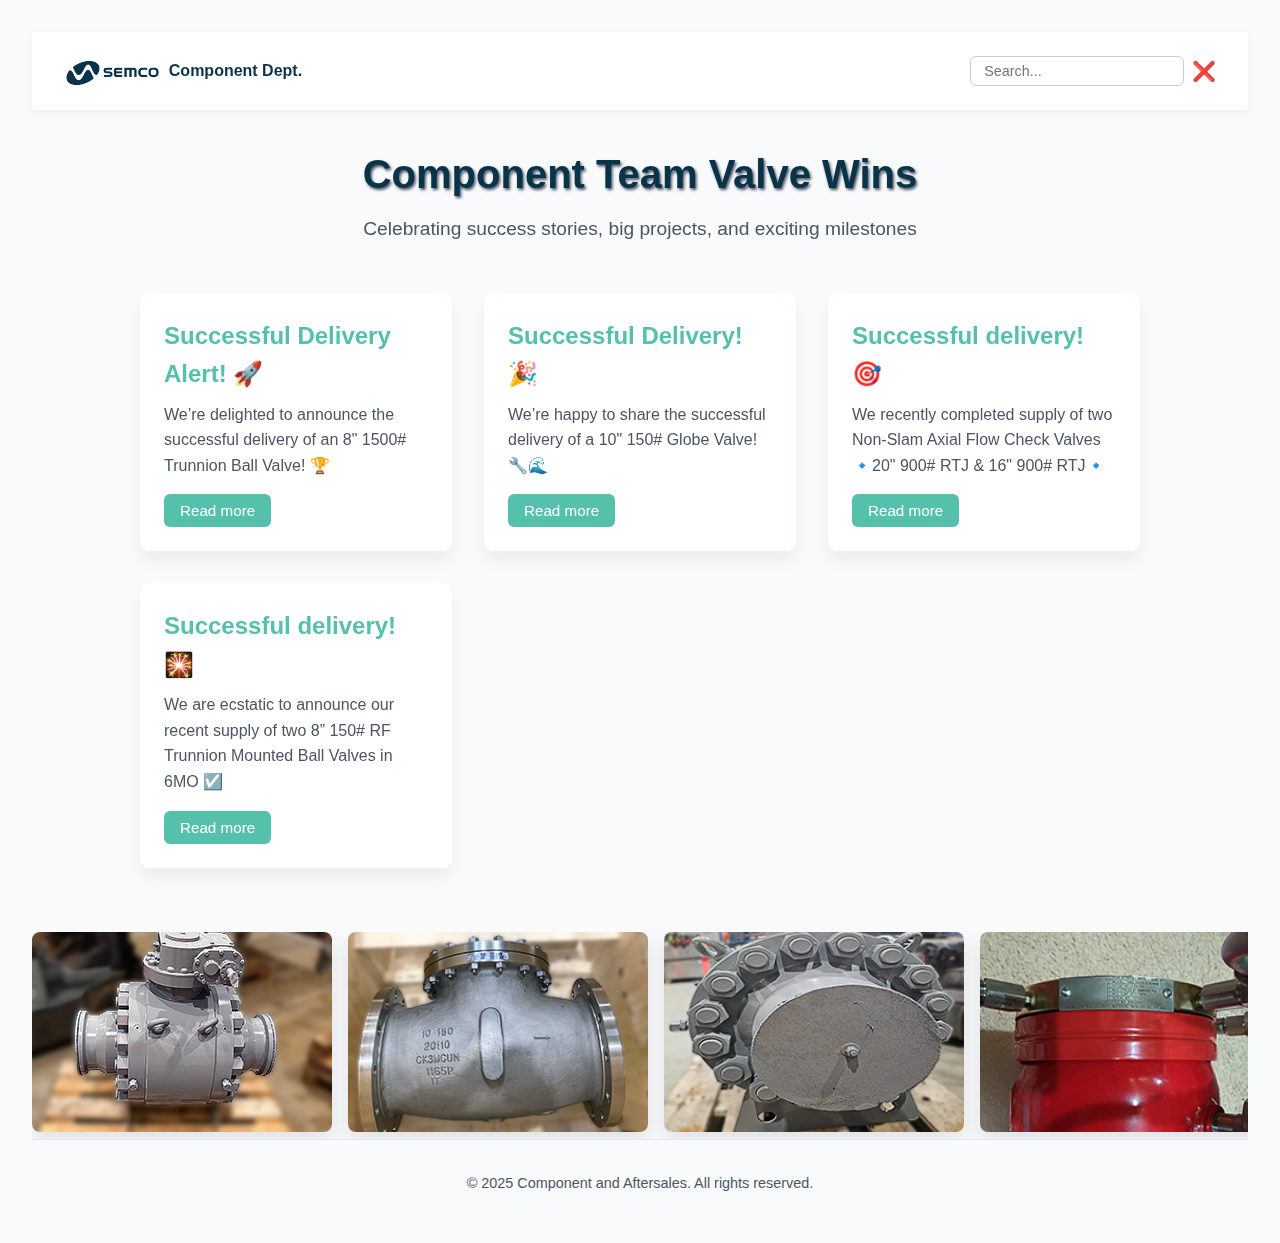
<file: index.html>
<!DOCTYPE html>
<html lang="en">
<head>
  <meta charset="UTF-8" />
  <meta name="viewport" content="width=device-width, initial-scale=1.0" />
  <title>Success Stories</title>
  <link rel="stylesheet" href="style.css" />
  <link rel="shortcut icon" href="https://www.semcomaritime.com/hubfs/SemcoMaritime_November2018/Images/favicon.ico">
  <link href="https://unpkg.com/aos@2.3.1/dist/aos.css" rel="stylesheet">
</head>
<body>

<nav class="navbar">
<div class="nav-logo">
  <a href="https://components.semcomaritime.com/">
  <img src="Pics/modSemcoLogo.png" alt="Logo" class="logo-icon" /></a>
      <span>Component Dept.</span>
</div>
  <div class="nav-search">
    <input type="text" id="search-input" placeholder="Search..." />
    <button id="search-clear" title="Clear Search">❌</button>
  </div>
</nav>

<div id="loader-wrapper">
  <div id="loader">
    <span class="emoji">✨</span>
    <p>Loading awesomeness...</p>
  </div>
</div>

  <header>
    <h1 data-aos="fade-down">Component Team Valve Wins</h1>
    <p data-aos="fade-up">Celebrating success stories, big projects, and exciting milestones</p>
  </header>

<!--
<section class="cta-bubble-container">
  <a href="team.html" class="cta-bubble" data-text="Let's connect!">
  <span class="emoji">💬</span>
  </a>
</section>
-->

  <section class="cards-container">
    <div class="card" data-aos="fade-up">
      <h2>Successful Delivery Alert! 🚀</h2>
      <p class="short">We’re delighted to announce the successful delivery of an 8" 1500# Trunnion Ball Valve! 🏆</p>
      <p class="more hidden">Not only was this valve manufactured to meet the highest industry standards, but it also underwent a durable coating process to ensure long-lasting performance and resistance in demanding environments. 🌊⚙️
Whether you need specialized valve solutions, customized coatings, or top-notch technical support, our team is ready to bring your project to life with precision and reliability.
Looking for similar services? <a href="mailto:component@semcomaritime.com">Let’s connect!</a> 🤝✨
      <img src="Pics/resize4.png" alt="Ball Valve" class="card-image small" />
 </p>
      <button class="toggle">Read more</button>
    </div>

    <div class="card" data-aos="fade-up" data-aos-delay="200">
      <h2>Successful Delivery! 🎉</h2>
      <p class="short">We’re happy to share the successful delivery of a 10" 150# Globe Valve! 🔧🌊</p>
      <p class="more hidden">Highlighting another example of our dedication to supplying reliable, high-performance valve solutions! This valve was delivered in close collaboration with our customer and completed fully to their specifications. 
        ✅ From technical guidance to customized solutions, our team is proud to support successful project deliveries with precision and care.
        Need help sourcing specialty valves or handling project-specific requirements? <a href="mailto:component@semcomaritime.com">We’re here to assist!</a> 💬🙌
        <img src="Pics/resize5.png" alt="Ball Valve" class="card-image small" />
      </p>
      <button class="toggle">Read more</button>
    </div>

    <div class="card" data-aos="fade-up" data-aos-delay="400">
  <h2>Successful delivery! 🎯</h2>
  <p class="short">We recently completed supply of two Non-Slam Axial Flow Check Valves 🔹20" 900# RTJ & 16" 900# RTJ🔹</p>
  <p class="more hidden">Each valve was delivered fully compliant to the customer’s valve- and paint specifications ready for action in demanding offshore service. 🌊🔩
We’re proud to support our clients with tailored valve solutions, ensuring quality, compliance, and smooth project execution.
  <img src="Pics/resize10.png" alt="Check Valves" class="card-image small" />
</p>
  <button class="toggle">Read more</button>
</div>

  <div class="card" data-aos="fade-up" data-aos-delay="600">
  <h2>Successful delivery! 🎇</h2>
  <p class="short">We are ecstatic to announce our recent supply of two 8” 150# RF Trunnion Mounted Ball Valves in 6MO ☑️</p>
  <p class="more hidden">Both valves were delivered in full compliance with the customer’s valve- and paint specifications. 📑
  <img src="Pics/resize12.png" alt="Ball Valves" class="card-image small" /></p>
  <button class="toggle">Read more</button>
</div>
  </section>

  <div id="no-results">No matching results found 😔</div>

<section class="gallery">
  <div class="slider-wrapper">
  <div class="slider-track infinite-loop">
    <div class="slide"><img src="Pics/resize4.png" alt="Gallery Image 1" /></div>
    <div class="slide"><img src="Pics/resize2.png" alt="Gallery Image 2" /></div>
    <div class="slide"><img src="Pics/resize1.png" alt="Gallery Image 3" /></div>
    <div class="slide"><img src="Pics/resize3.png" alt="Gallery Image 4" /></div>
    <div class="slide"><img src="Pics/resize6.png" alt="Gallery Image 5" /></div>
    <div class="slide"><img src="Pics/resize7.png" alt="Gallery Image 6" /></div>
    <div class="slide"><img src="Pics/resize11.png" alt="Gallery Image 7" /></div>

      <div class="slide"><img src="Pics/resize4.png" alt="Gallery Image 1" /></div>
      <div class="slide"><img src="Pics/resize2.png" alt="Gallery Image 2" /></div>
      <div class="slide"><img src="Pics/resize1.png" alt="Gallery Image 3" /></div>
      <div class="slide"><img src="Pics/resize3.png" alt="Gallery Image 4" /></div>
      <div class="slide"><img src="Pics/resize6.png" alt="Gallery Image 5" /></div>
      <div class="slide"><img src="Pics/resize7.png" alt="Gallery Image 6" /></div>
      <div class="slide"><img src="Pics/resize11.png" alt="Gallery Image 7" /></div>
    </div>
  </div>
</section>

 <footer>
    <p>&copy; 2025 Component and Aftersales. All rights reserved.</p>
  </footer>

  <script src="https://unpkg.com/aos@2.3.1/dist/aos.js"></script>
  <script>AOS.init();</script>

  <script>
  window.addEventListener("load", function () {
    document.body.classList.add("loaded");
  });

    const buttons = document.querySelectorAll('.toggle');
    buttons.forEach(button => {
      button.addEventListener('click', () => {
        const moreText = button.previousElementSibling;
        moreText.classList.toggle('hidden');
        button.textContent = moreText.classList.contains('hidden') ? 'Read more' : 'Show less';
      });
    });

  const track = document.querySelector('.slider-track');
  const slides = document.querySelectorAll('.slide');
  let currentIndex = 0;

  setInterval(() => {
    currentIndex++;
    if (currentIndex > slides.length - 3) currentIndex = 0;
    track.style.transform = `translateX(-${currentIndex * (100 / 3)}%)`;
  }, 3000);

  window.addEventListener("DOMContentLoaded", () => {
  const input = document.getElementById("search-input");
  const clearBtn = document.getElementById("search-clear");
  const cards = document.querySelectorAll(".card");
  const noResults = document.getElementById("no-results");

  function clearHighlights(element) {
    element.innerHTML = element.textContent;
  }

  function highlightMatches(text, query) {
    const regex = new RegExp(`(${query})`, 'gi');
    return text.replace(regex, `<span class="highlight">$1</span>`);
  }

  function filterCards() {
    const query = input.value.toLowerCase();
    let matchCount = 0;

    cards.forEach(card => {
      const content = card.textContent.toLowerCase();
      const rawHTML = card.innerHTML;

      card.querySelectorAll("h2, p").forEach(el => clearHighlights(el));

      if (content.includes(query)) {
        card.style.display = "block";
        matchCount++;

        card.querySelectorAll("h2, p").forEach(el => {
          const text = el.textContent;
          if (text.toLowerCase().includes(query) && query.length > 0) {
            el.innerHTML = highlightMatches(text, query);
          }
        });
      } else {
        card.style.display = "none";
      }
    });

    noResults.style.display = matchCount === 0 ? "block" : "none";
  }

  input.addEventListener("input", filterCards);

  clearBtn.addEventListener("click", () => {
    input.value = "";
    filterCards();
    input.focus();
  });
});

</script>

</body>
</html>
</file>
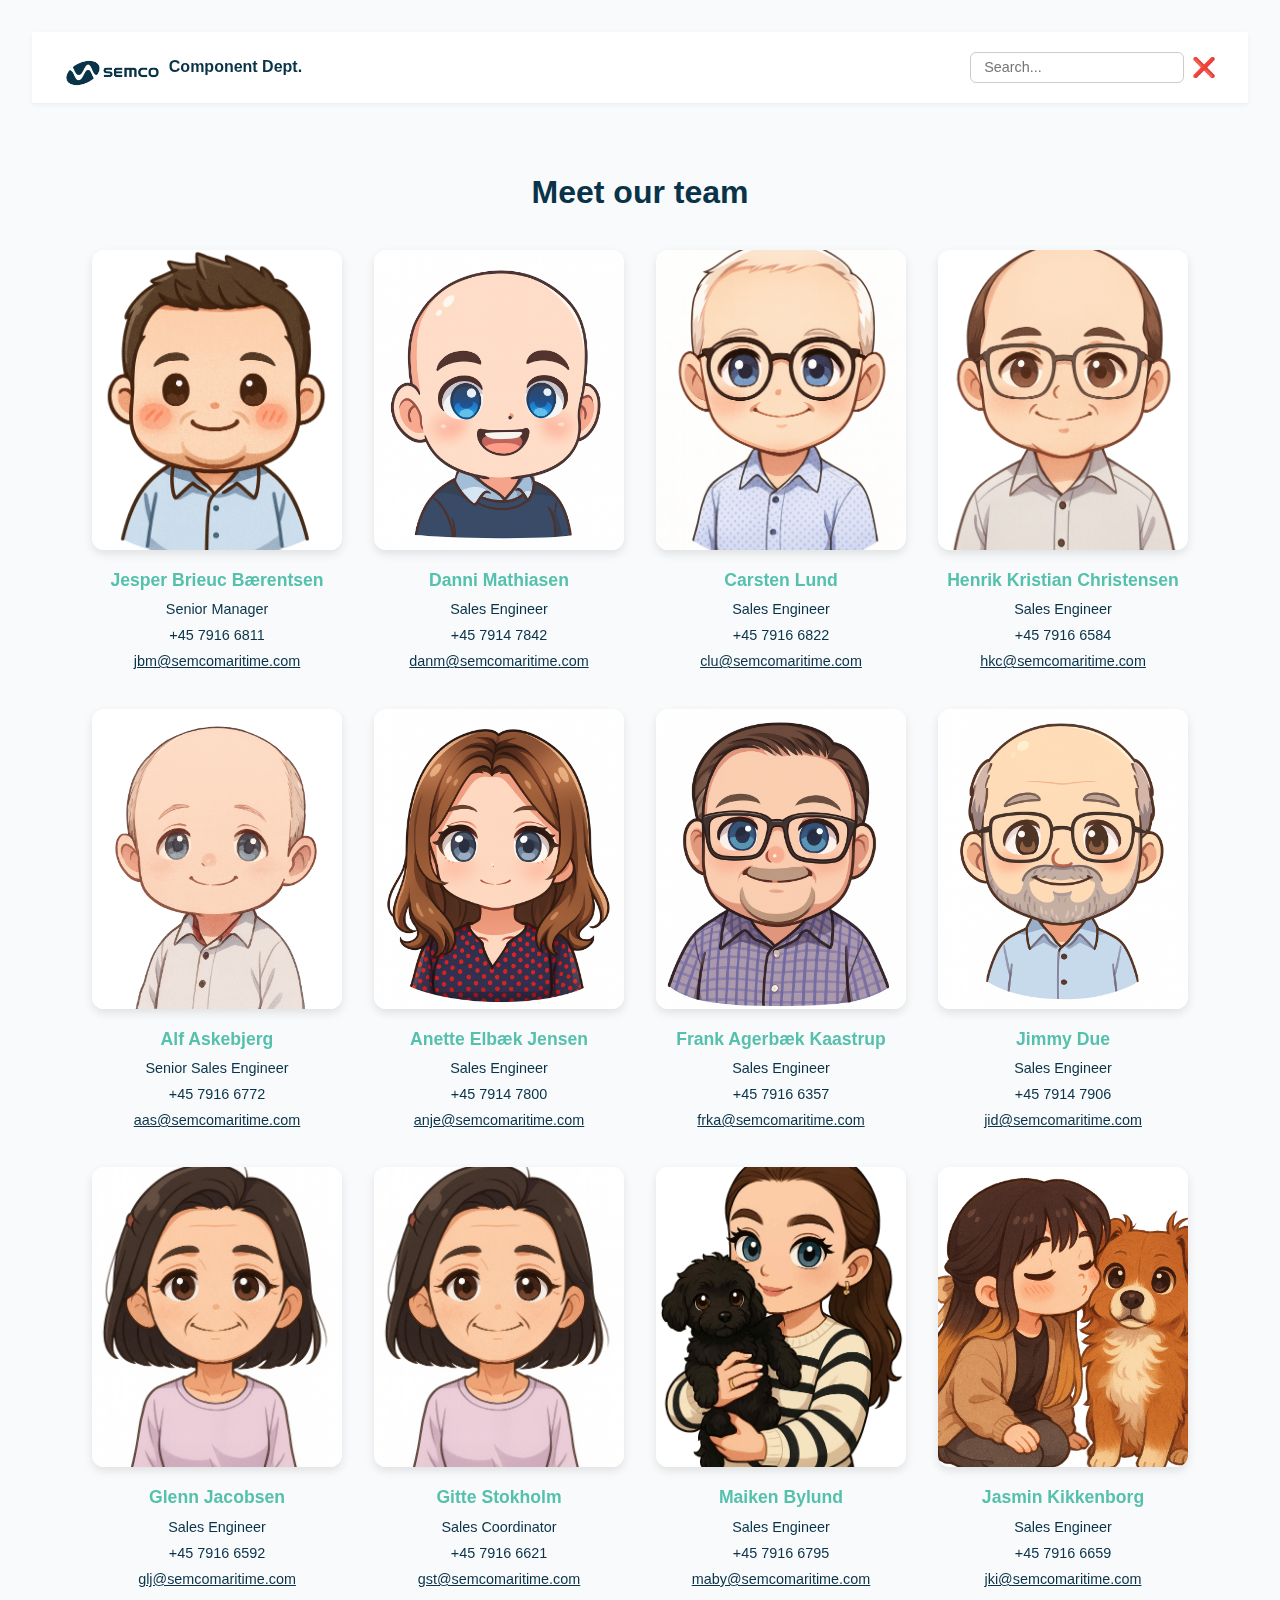
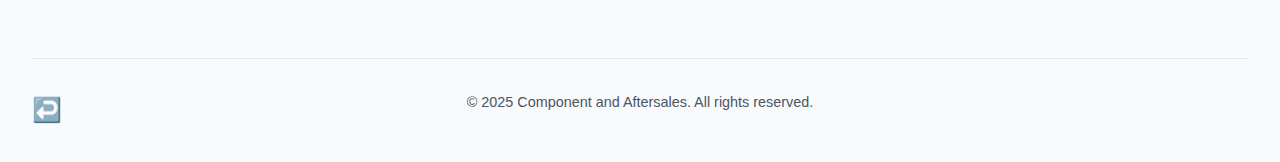
<file: team.html>
<!DOCTYPE html>
<html lang="en">
<head>
  <meta charset="UTF-8" />
  <meta name="viewport" content="width=device-width, initial-scale=1.0" />
  <title>Component Dept.</title>
  <link rel="stylesheet" href="style.css" />
  <link rel="shortcut icon" href="https://www.semcomaritime.com/hubfs/SemcoMaritime_November2018/Images/favicon.ico">
  <link href="https://unpkg.com/aos@2.3.1/dist/aos.css" rel="stylesheet">
</head>
<body>

<nav class="navbar">
<div class="nav-logo">
  <img src="Pics/modSemcoLogo.png" alt="Logo" class="logo-icon" />
    <span class="">Component Dept.</span>
</div>
  <div class="nav-search">
    <input type="text" id="search-input" placeholder="Search..." />
    <button id="search-clear" title="Clear Search">❌</button>
  </div>
</nav>

<section class="team-section">
  <h2>Meet our team</h2>
  <!--JBM-->
  <div class="team-container">
    <div class="team-card">
      <div class="card-inner">
        <div class="card-front">
          <img src="Pics/chib-jbm.png" alt="Jesper" />
        </div>
        <div class="card-back">
          <h5>🔌 Meet Jesper — The Cable King 👑</h5>
<p>You cannot put on a label when you know this much about <span class="skewed-highlight">cable</span>. A true expert in cables and accessories, Jesper has all the connections when it comes to keeping things running smoothly. Outside of work, he is an ice hockey enthusiast 🏒, a keen cyclist, and a true connoisseur of “trøfler” – or is it “romkugler”?
Feel free to connect with Jesper if you or your company are looking for expert insights or assistance with cables. He’s always happy to help!
</p>
        </div>
      </div>
      <div class="team-info">
        <h4>Jesper Brieuc Bærentsen</h4>
        <p>Senior Manager</p>
        <p>+45 7916 6811</p>
        <p><a href="mailto:jbm@semcomaritime.com">jbm@semcomaritime.com</a></p>
      </div>
    </div>

    <!--DANM-->
    <div class="team-container">
    <div class="team-card">
      <div class="card-inner">
        <div class="card-front">
          <img src="Pics/chib-danm.png" alt="Danni" />
        </div>
        <div class="card-back">
          <h5>🔧 Meet Danni — the guy who won’t leave you with halves because he knows all about valves! 💼</h5>
<p>As an expert in all things <span class="skewed-highlight">valve</span>-related, Danni ensures that every detail is taken care of with precision. But when he’s off the clock, you’ll find him cheering for his favorite football team or cruising on his bicycle 🚴 proving that his drive extends beyond the workplace!
Feel free to connect with Danni if you or your company are looking for expert insights or assistance with valves. He’s always happy to help!
</p>
        </div>
      </div>
      <div class="team-info">
        <h4>Danni Mathiasen</h4>
        <p>Sales Engineer</p>
        <p>+45 7914 7842</p>
        <p><a href="mailto:danm@semcomaritime.com">danm@semcomaritime.com</a></p>
      </div>
    </div>
  </div>

  <!--CLU-->
  <div class="team-container">
    <div class="team-card">
      <div class="card-inner">
        <div class="card-front">
          <img src="Pics/chib-clu.png" alt="Carsten" />
        </div>
        <div class="card-back">
          <h5>⏰ “Tick tock, what’s the clock?” <br>Meet Carsten</h5>
<p>Our in-house expert on master and slave <span class="skewed-highlight">clocks</span>. With precision timing as his specialty, he ensures everything is perfectly in sync.
And when the day winds down? He’s quick to reset his own clock to beer-thirty 🍺 or wine o’clock 🍷 because even the best timekeepers know when it’s time to relax. 
Feel free to connect with Carsten if you or your company are looking for expert insights or assistance with clocks. He’s always happy to help!
</p>
        </div>
      </div>
      <div class="team-info">
        <h4>Carsten Lund</h4>
        <p>Sales Engineer</p>
        <p>+45 7916 6822</p>
        <p><a href="mailto:clu@semcomaritime.com">clu@semcomaritime.com</a></p>
      </div>
    </div>
  </div>

  <!--HKC-->
  <div class="team-container">
    <div class="team-card">
      <div class="card-inner">
        <div class="card-front">
          <img src="Pics/chib-hkc.png" alt="Henrik" />
        </div>
        <div class="card-back">
          <h5>Meet Henrik!<br> He brings rhythm to projects and to life!</h5>
<p>⏰ From fire penetrations and offshore cables to <span class="skewed-highlight">junction boxes</span> and master clock systems, he is your go-to expert for reliable, high-quality solutions. His knowledge spans across Brattberg, Vantrunk, Westerstrand, and beyond, ensuring every detail is handled with precision. But expertise doesn’t stop at the technical: outside of work, Henrik is passionate about theater technology, musicals, and live concerts 🎭🎶
</p>
        </div>
      </div>
      <div class="team-info">
        <h4>Henrik Kristian Christensen</h4>
        <p>Sales Engineer</p>
        <p>+45 7916 6584</p>
        <p><a href="mailto:hkc@semcomaritime.com">hkc@semcomaritime.com</a></p>
      </div>
    </div>
  </div>

  <!--AAS-->
<div class="team-container">
    <div class="team-card">
      <div class="card-inner">
        <div class="card-front">
          <img src="Pics/chib-aas.png" alt="Alf" />
        </div>
        <div class="card-back">
          <h5>tbd</h5>
<p>coming
</p>
        </div>
      </div>
      <div class="team-info">
        <h4>Alf Askebjerg</h4>
        <p>Senior Sales Engineer</p>
        <p>+45 7916 6772</p>
        <p><a href="mailto:aas@semcomaritime.com">aas@semcomaritime.com</a></p>
      </div>
    </div>
  </div>

  <!--ANJE-->
  <div class="team-container">
    <div class="team-card">
      <div class="card-inner">
        <div class="card-front">
          <img src="Pics/chib-anje.png" alt="Anette" />
        </div>
        <div class="card-back">
          <h5>tbd</h5>
<p>coming
</p>
        </div>
      </div>
      <div class="team-info">
        <h4>Anette Elbæk Jensen</h4>
        <p>Sales Engineer</p>
        <p>+45 7914 7800</p>
        <p><a href="mailto:anje@semcomaritime.com">anje@semcomaritime.com</a></p>
      </div>
    </div>
  </div>

  <!--FRKA-->
  <div class="team-container">
    <div class="team-card">
      <div class="card-inner">
        <div class="card-front">
          <img src="Pics/chib-frka.png" alt="Frank" />
        </div>
        <div class="card-back">
          <h5>tbd</h5>
<p>coming
</p>
        </div>
      </div>
      <div class="team-info">
        <h4>Frank Agerbæk Kaastrup</h4>
        <p>Sales Engineer</p>
        <p>+45 7916 6357</p>
        <p><a href="mailto:frka@semcomaritime.com">frka@semcomaritime.com</a></p>
      </div>
    </div>
  </div>

  <!--JID-->
  <div class="team-container">
    <div class="team-card">
      <div class="card-inner">
        <div class="card-front">
          <img src="Pics/chib-frlm.png" alt="Jimmy" />
        </div>
        <div class="card-back">
          <h5>tbd</h5>
<p>coming
</p>
        </div>
      </div>

      <div class="team-info">
        <h4>Jimmy Due</h4>
        <p>Sales Engineer</p>
        <p>+45 7914 7906</p>
        <p><a href="mailto:jid@semcomaritime.com">jid@semcomaritime.com</a></p>
      </div>
    </div>
  </div>

  <!--GLJ-->
  <div class="team-container">
    <div class="team-card">
      <div class="card-inner">
        <div class="card-front">
          <img src="Pics/chib-gst.png" alt="Glenn" />
        </div>
        <div class="card-back">
          <h5>tbd</h5>
      <p>coming
      </p>
        </div>
      </div>

      <div class="team-info">
        <h4>Glenn Jacobsen</h4>
        <p>Sales Engineer</p>
        <p>+45 7916 6592</p>
        <p><a href="mailto:glj@semcomaritime.com">glj@semcomaritime.com</a></p>
      </div>
    </div>
  </div>

  <!--GST-->
  <div class="team-container">
    <div class="team-card">
      <div class="card-inner">
        <div class="card-front">
          <img src="Pics/chib-gst.png" alt="Gitte" />
        </div>
        <div class="card-back">
          <h5>tbd</h5>
      <p>coming
      </p>
        </div>
      </div>

      <div class="team-info">
        <h4>Gitte Stokholm</h4>
        <p>Sales Coordinator</p>
        <p>+45 7916 6621</p>
        <p><a href="mailto:gst@semcomaritime.com">gst@semcomaritime.com</a></p>
      </div>
    </div>
  </div>

  <!--MABY-->
  <div class="team-container">
    <div class="team-card">
      <div class="card-inner">
        <div class="card-front">
          <img src="Pics/chib-maby.png" alt="Maiken" />
        </div>
        <div class="card-back">
          <img src="Pics/elio-lizard.gif"/>
          <h5>tbd</h5>
<p>coming
</p>
        </div>
      </div>
      <div class="team-info">
        <h4>Maiken Bylund</h4>
        <p>Sales Engineer</p>
        <p>+45 7916 6795</p>
        <p><a href="mailto:maby@semcomaritime.com">maby@semcomaritime.com</a></p>
      </div>
    </div>
  </div>

<!--JKI-->
  <div class="team-container">
    <div class="team-card">
      <div class="card-inner">
        <div class="card-front">
          <img src="Pics/chib-jki.png" alt="Jasmin" />
        </div>
        <div class="card-back">
          <h5>.____.</h5>
<p>coming
</p>
        </div>
      </div>
      <div class="team-info">
        <h4>Jasmin Kikkenborg</h4>
        <p>Sales Engineer</p>
        <p>+45 7916 6659</p>
        <p><a href="mailto:jki@semcomaritime.com">jki@semcomaritime.com</a></p>
      </div>
    </div>
  </div>

</section>

 <footer>
    <div class="back-home-container">
    <a href="index.html"><p class="back-home">↩️</p></a>
    </div>
    <p class="copy-right">&copy; 2025 Component and Aftersales. All rights reserved.</p>
  </footer>

  <script src="https://unpkg.com/aos@2.3.1/dist/aos.js"></script>
  <script>
  AOS.init({
    once: false,
    mirror: true,
  });

    const buttons = document.querySelectorAll('.toggle');
    buttons.forEach(button => {
      button.addEventListener('click', () => {
        const moreText = button.previousElementSibling;
        moreText.classList.toggle('hidden');
        button.textContent = moreText.classList.contains('hidden') ? 'Read more' : 'Show less';
      });
    });

  const track = document.querySelector('.slider-track');
  const slides = document.querySelectorAll('.slide');
  let currentIndex = 0;

  setInterval(() => {
    currentIndex++;
    if (currentIndex > slides.length - 3) currentIndex = 0;
    track.style.transform = `translateX(-${currentIndex * (100 / 3)}%)`;
  }, 3000);

  window.addEventListener("DOMContentLoaded", () => {
  const input = document.getElementById("search-input");
  const clearBtn = document.getElementById("search-clear");
  const cards = document.querySelectorAll(".card");
  const noResults = document.getElementById("no-results");

  function clearHighlights(element) {
    element.innerHTML = element.textContent;
  }

  function highlightMatches(text, query) {
    const regex = new RegExp(`(${query})`, 'gi');
    return text.replace(regex, `<span class="highlight">$1</span>`);
  }

  function filterCards() {
    const query = input.value.toLowerCase();
    let matchCount = 0;

    cards.forEach(card => {
      const content = card.textContent.toLowerCase();
      const rawHTML = card.innerHTML;

      card.querySelectorAll("h2, p").forEach(el => clearHighlights(el));

      if (content.includes(query)) {
        card.style.display = "block";
        matchCount++;

        card.querySelectorAll("h2, p").forEach(el => {
          const text = el.textContent;
          if (text.toLowerCase().includes(query) && query.length > 0) {
            el.innerHTML = highlightMatches(text, query);
          }
        });
      } else {
        card.style.display = "none";
      }
    });

    noResults.style.display = matchCount === 0 ? "block" : "none";
  }

  input.addEventListener("input", filterCards);

  clearBtn.addEventListener("click", () => {
    input.value = "";
    filterCards();
    input.focus();
  });
});
</script>

</body>
</html>
</file>
<file: style.css>
:root {
      --primary: #093349;
      --secondary: #4b5563;
      --accent: #55C1AC;
      --bg: #f9fafb;
      --white: #ffffff;
    }

    * {
      box-sizing: border-box;
      margin: 0;
      padding: 0;
    }

    body {
      font-family: 'Segoe UI', Tahoma, Geneva, Verdana, sans-serif;
      background-color: var(--bg);
      color: var(--primary);
      line-height: 1.6;
      padding: 2rem;
    }

    .navbar {
      display: flex;
      justify-content: space-between;
      align-items: center;
      background-color: var(--white);
      padding: 1rem 2rem;
      box-shadow: 0 2px 5px rgba(0,0,0,0.05);
      position: sticky;
      top: 0;
      z-index: 1000;
    }

    .nav-logo {
      display: flex;
      align-items: center;
      gap: 0.5rem;
      font-size: 1rem;
      font-weight: bold;
      color: var(--primary);
    }

    .logo-icon {
      height: 34px; 
      width: auto;
      display: inline-block;
      margin-top: 4.5px;
      padding-top: 6px;
    }

    .nav-search input {
      padding: 0.4rem 0.8rem;
      border: 1px solid #ccc;
      border-radius: 6px;
      font-size: 0.9rem;
    }

    .nav-search {
      display: flex;
      align-items: center;
      gap: 0.5rem;
    }

    #search-clear {
      background: transparent;
      border: none;
      font-size: 1.2rem;
      cursor: pointer;
      color: var(--accent);
      transition: transform 0.2s ease;
    }

    #search-clear:hover {
      transform: scale(1.2);
    }

    .highlight {
      background-color: #fffcc1;
      font-weight: bold;
      border-radius: 3px;
    }

    #no-results {
      text-align: center;
      color: var(--secondary);
      margin-top: 2rem;
      display: none;
    }

    header {
      text-align: center;
      margin-bottom: 3rem;
    }

    header h1 {
      font-size: 2.5rem;
      color: var(--primary);
      margin-top: 2rem;
      margin-bottom: 0.5rem;
      text-shadow: 1.5px 2px 3px #4b5563;
    }

    header p {
      font-size: 1.2rem;
      color: var(--secondary);
    }

    .cta-bubble-container {
      position: fixed;
      top: 200px;
      right: 3rem;
      z-index: 999;
      opacity: 1;
      transition: all 0.8s ease-out;
    }

    .cta-bubble {
      position: relative;
      width: 60px;
      height: 60px;
      background-color: var(--accent);
      border-radius: 50%;
      box-shadow: 0 8px 20px rgba(0, 0, 0, 0.1);
      transition: transform 0.3s ease, background-color 0.3s ease;
      display: block;
    }

    .cta-bubble:hover {
      transform: scale(1.1);
      background-color: #3cae99; 
    }

    .cta-bubble::after {
      content: attr(data-text);
      position: absolute;
      right: 100%;
      top: 50%;
      transform: translateY(-50%) scale(0.9);
      background-color: var(--primary);
      color: var(--white);
      padding: 0.5rem 1rem;
      border-radius: 10px;
      white-space: nowrap;
      opacity: 0;
      transition: all 0.3s ease;
      pointer-events: none;
      margin-right: 0.5rem;
    }

    .cta-bubble:hover::after {
      opacity: 1;
      transform: translateY(-50%) scale(1);
    }

    .cta-bubble::before {
      content: '';
      position: absolute;
      right: 90%;
      top: 50%;
      transform: translateY(-50%);
      border: 6px solid transparent;
      border-right-color: var(--primary);
      opacity: 0;
      transition: all 0.3s ease;
    }

    .cta-bubble:hover::before {
      opacity: 1;
    }

    .cta-bubble {
      animation: floaty 3s ease-in-out infinite;
    }

    @keyframes floaty {
      0%, 100% { bottom: 3rem; }
      50% { bottom: 3.5rem; }
    }

    .emoji {
      font-size: 1.5rem;
      display: inline-block;
      animation: emoji-pulse 2.2s infinite ease-in-out;
      line-height: 60px; 
      text-align: center;
      width: 100%;
    }

    @keyframes emoji-pulse {
        0%, 100% {
          transform: scale(1);
        }
        50% {
          transform: scale(1.15);
        }
      }

    .cards-container {
      display: grid;
      grid-template-columns: repeat(auto-fit, minmax(300px, 1fr));
      gap: 2rem;
      max-width: 1000px;
      margin: 0 auto;
    }

    .card {
      background-color: var(--white);
      border-radius: 9px;
      padding: 1.5rem;
      box-shadow: 0 10px 15px rgba(0, 0, 0, 0.05);
      transition: transform 0.3s ease;
    }

    .card:hover {
      transform: translateY(-5px);
    }

    .card h2 {
      font-size: 1.5rem;
      margin-bottom: 0.5rem;
      color: var(--accent);
    }

    .card .short {
      font-size: 1rem;
      color: var(--secondary);
    }

    .card .more {
        margin-top: 1rem;
        font-size: 0.95rem;
        color: var(--primary);
        transition: all 0.4s ease;
        overflow: hidden;
    }

    .card .more:not(.hidden) {
        text-align: justify;
    }
    
  .card-image {
    width: 100%;
    height: auto;
    object-fit: contain;
    margin: 1rem auto 0;
    border-radius: 6px;
    box-shadow: 0 4px 8px rgba(0, 0, 0, 0.1);
    display: block;
  }

  .card-image.small {
    width: 90%;
    height: auto;
  }

  .card .more a {
    color: var(--accent); 
    text-decoration: none;
    font-weight: 500;
    transition: all 0.3s ease;
    border-bottom: 1px solid transparent;
  }

  .card .more a:hover {
    color: #093349; 
    border-bottom: 1px solid #093349;
    background-color: #e6f5f2; 
    padding: 0 0.2rem;
    border-radius: 4px;
  }
    
  .toggle {
    margin-top: 1rem;
    background-color: var(--accent);
    color: white;
    border: none;
    padding: 0.5rem 1rem;
    border-radius: 6px;
    cursor: pointer;
    font-size: 0.95rem;
    transition: background-color 0.3s ease;
  }

  .toggle:hover {
    background-color: #093349;
  }

  .hidden {
    display: none;
  }

  .gallery {
    margin-top: 4rem;
    overflow: hidden;
  }

  .slider-wrapper {
    width: 100%;
    overflow: hidden;
    position: relative;
  }

  .slider-track {
    display: flex;
    width: max-content;
    gap: 1rem;
    animation: scrollSlider 20s linear infinite;
  }

  .slide {
    min-width: 300px; 
    flex-shrink: 0;
  }

  .slide img {
    width: 300px;         
    height: 200px;       
    object-fit: cover;    
    border-radius: 8px;
    box-shadow: 0 8px 20px rgba(0, 0, 0, 0.1);
  }

  .slider-track:hover {
    animation-play-state: paused;
  }

  .infinite-loop {
    animation: scrollSlider 30s linear infinite;
  }

  @keyframes scrollSlider {
    0% {
    transform: translateX(0);
      }
    100% {
    transform: translateX(-50%);
    }
  }

  .full-block {
    scroll-snap-align: start;
  }

  .team-section {
    padding: 4rem 2rem;
    background-color: #f9fafb;
    text-align: center;
  }

  .team-section h2 {
    font-size: 2rem;
    color: var(--primary);
    margin-bottom: 2rem;
  }

  .team-container {
    display: flex;
    flex-wrap: wrap;
    justify-content: center;
    gap: 2rem;
  }

  .team-card {
    width: 250px;
    perspective: 1000px;
  }

  .card-inner {
    position: relative;
    width: 100%;
    height: 300px;
    transition: transform 0.6s;
    transform-style: preserve-3d;
  }

  .team-card:hover .card-inner {
    transform: rotateY(180deg);
  }

  .card-front, .card-back {
    position: absolute;
    width: 100%;
    height: 100%;
    backface-visibility: hidden;
    border-radius: 12px;
    overflow: hidden;
    box-shadow: 0 4px 10px rgba(0,0,0,0.1);
  }

  .card-front img {
    width: 100%;
    height: 100%;
    object-fit: cover;
  }

  .card-back {
    background-color: var(--white);
    color: var(--primary);
    transform: rotateY(180deg);
    display: flex;
    flex-direction: column;
    justify-content: center;
    padding: 1rem;
    font-size: 0.75rem;
  }

  .team-info {
    margin-top: 1rem;
  }

  .team-info h4 {
    margin-bottom: 0.25rem;
    font-size: 1.1rem;
    color: var(--accent);
  }

  .team-info p {
    margin: 0.2rem 0;
    font-size: 0.9rem;
  }

  .team-info a {
    color: var(--primary)
  }

  .team-info a:hover {
      color: var(--accent);
    }

  footer {
      text-align: center;
      font-size: 0.9rem;
      color: var(--secondary);
      padding: 2rem 0 1rem;
      border-top: 1px solid #e5e7eb;
    }

  .back-home {
    position: absolute;
    font-size: 1.5rem;
    text-align: left;
    text-decoration: none;
    color: var(--secondary);
    cursor: pointer;
    transition: transform 0.2s ease;
  }

  .back-home:hover {
    transform: scale(1.2);
  }

  @media (max-width: 500px) {
      header h1 {
      font-size: 1.8rem;
    }

  .card h2 {
      font-size: 1.25rem;
    }
    }

  .skewed-highlight {
      position: relative;
      display: inline-block;
      z-index: 1;
      font-weight: 600;
    }

  .skewed-highlight::before {
      content: '';
      position: absolute;
      left: 0.3em;
      bottom: 0.08em;
      width: 100%;
      height: 50%;
      background-color: var(--accent);
      transform: skew(-15deg);
      z-index: -1;
      border-radius: 4px;
      opacity: 0.7;
    }

    #loader-wrapper {
      position: fixed;
      top: 0;
      left: 0;
      width: 100vw;
      height: 100vh;
      background-color: var(--bg);
      display: flex;
      flex-direction: column;
      justify-content: center;
      align-items: center;
      z-index: 9999;
      transition: opacity 0.6s ease, visibility 0.6s ease;
    }

    #loader .emoji {
      font-size: 3rem;
      animation: pulse 1.5s infinite ease-in-out;
      margin-bottom: 1rem;
    }

    #loader p {
      font-size: 1rem;
      color: var(--secondary);
      font-weight: 500;
    }

    body.loaded #loader-wrapper {
      opacity: 0;
      visibility: hidden;
      pointer-events: none;
    }

    @keyframes pulse {
      0%, 100% { transform: scale(1); }
      50% { transform: scale(1.15); }
    }
</file>
